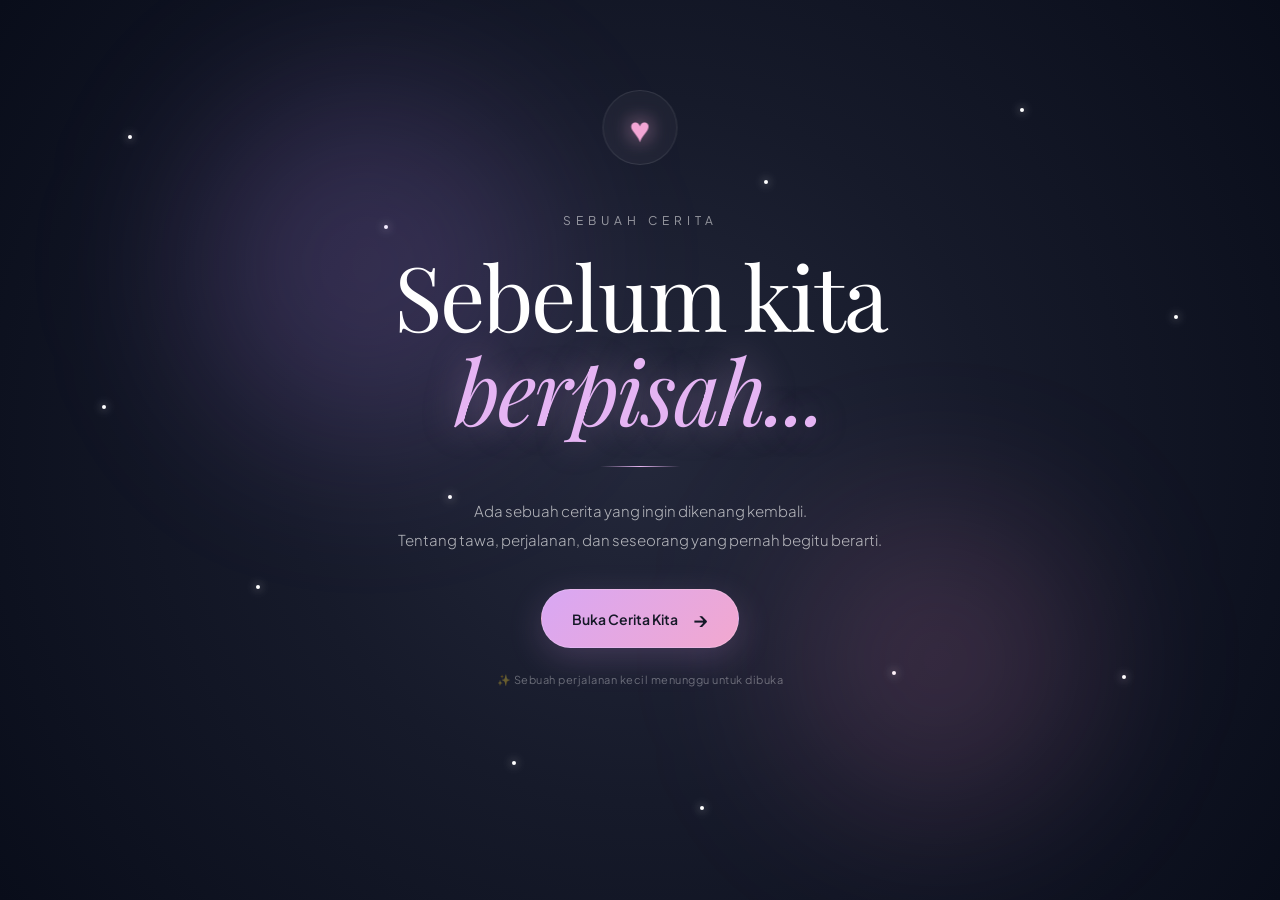
<file: index.html>
<!DOCTYPE html>
<html lang="id">
<head>
    <meta charset="UTF-8">
    <meta name="viewport" content="width=device-width, initial-scale=1.0">
    <title>Website Perpisahan</title>
</head>

<body>

    <script>
        window.location.href = "pembuka.html";
    </script>

</body>
</html>
</file>
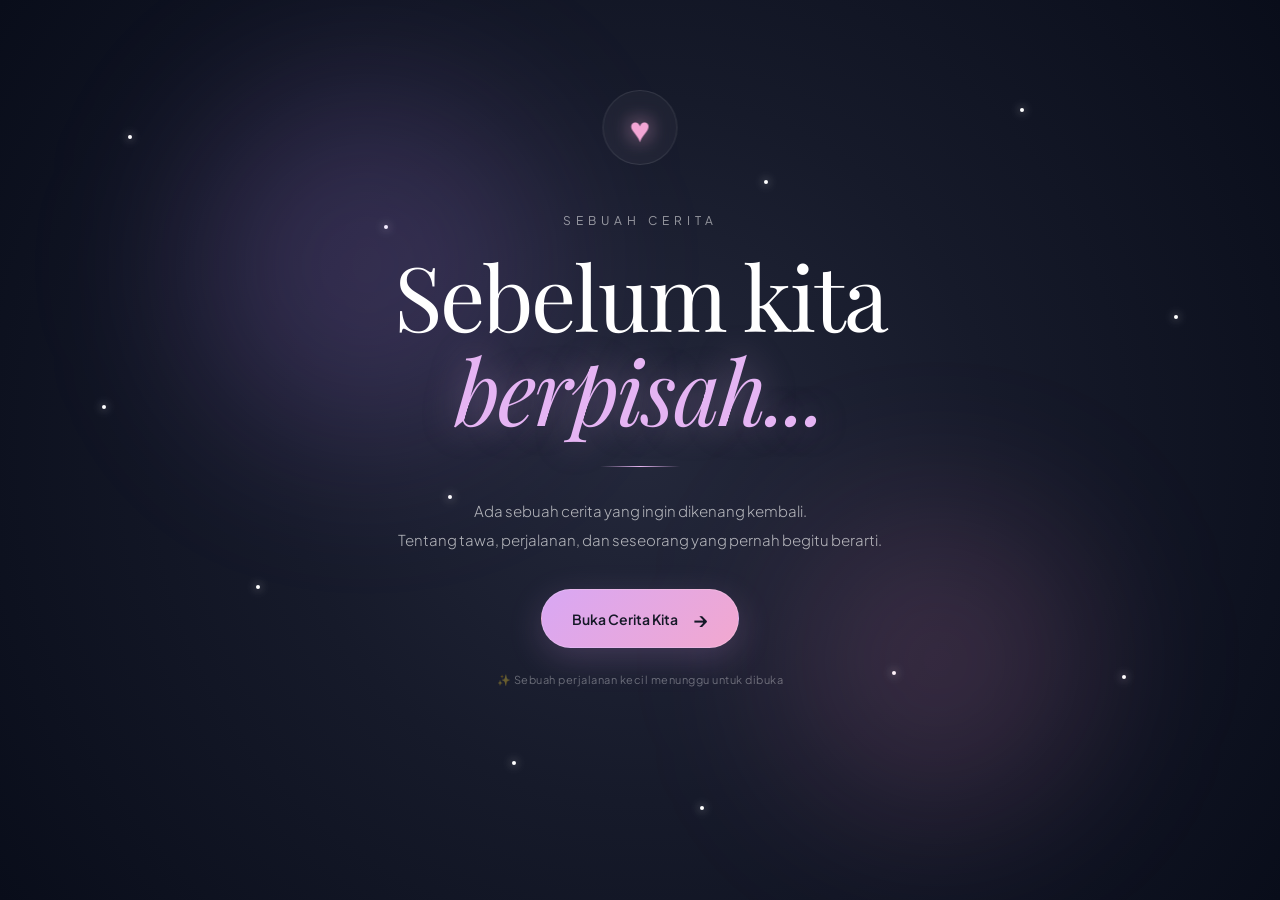
<file: pembuka.html>
<!DOCTYPE html>
<html lang="id">

<head>

    <meta charset="UTF-8">

    <meta
        name="viewport"
        content="width=device-width, initial-scale=1.0">

    <title>Sebuah Cerita</title>

    <!-- Google Fonts -->
    <link
        href="https://fonts.googleapis.com/css2?family=Playfair+Display:ital,wght@0,400;0,500;0,600;1,400&family=Plus+Jakarta+Sans:wght@300;400;500;600&display=swap"
        rel="stylesheet">

    <!-- CSS Pembuka -->
    <link
        rel="stylesheet"
        href="pembuka.css">

</head>


<body>


    <!-- =================================
         BACKGROUND PARTICLES
    ================================== -->

    <div class="particles">

        <span></span>
        <span></span>
        <span></span>
        <span></span>
        <span></span>
        <span></span>
        <span></span>
        <span></span>
        <span></span>
        <span></span>
        <span></span>
        <span></span>

    </div>


    <!-- =================================
         HALAMAN PEMBUKA
    ================================== -->

    <main class="opening-page">


        <!-- Cahaya belakang -->

        <div class="glow glow-one"></div>

        <div class="glow glow-two"></div>


        <!-- Simbol hati -->

        <div class="heart">

            <span>♥</span>

        </div>


        <!-- Teks -->

        <div class="opening-content">


            <p class="small-text">
                SEBUAH CERITA
            </p>


            <h1>

                Sebelum kita
                <br>

                <em>berpisah...</em>

            </h1>


            <div class="line"></div>


            <p class="description">

                Ada sebuah cerita yang ingin
                dikenang kembali.

                <br>

                Tentang tawa, perjalanan,
                dan seseorang yang pernah
                begitu berarti.

            </p>


            <!-- Tombol -->

            <button
                id="openStory"
                class="open-button">

                <span>
                    Buka Cerita Kita
                </span>

                <span class="arrow">
                    →
                </span>

            </button>


            <p class="hint">

                ✨ Sebuah perjalanan kecil
                menunggu untuk dibuka

            </p>


        </div>


    </main>


    <!-- JavaScript -->

    <script src="pembuka.js"></script>

</body>

</html>
</file>
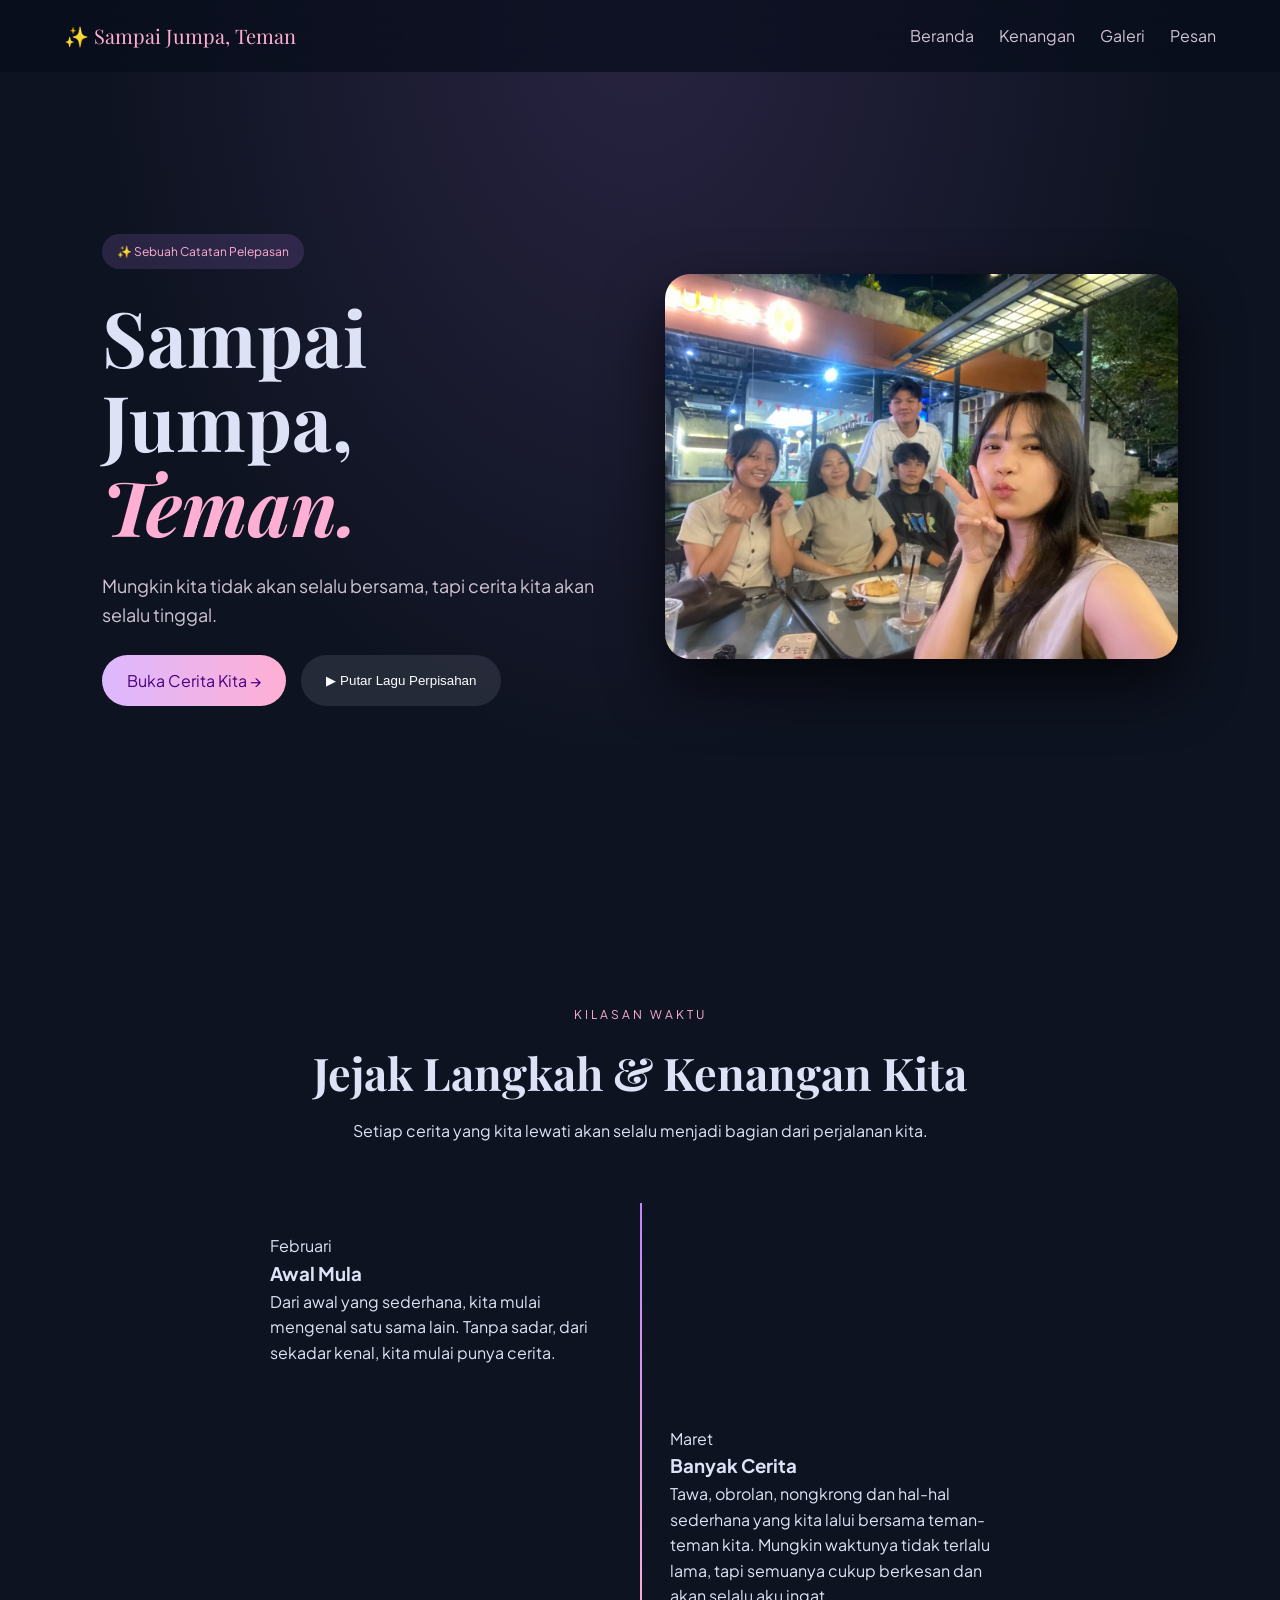
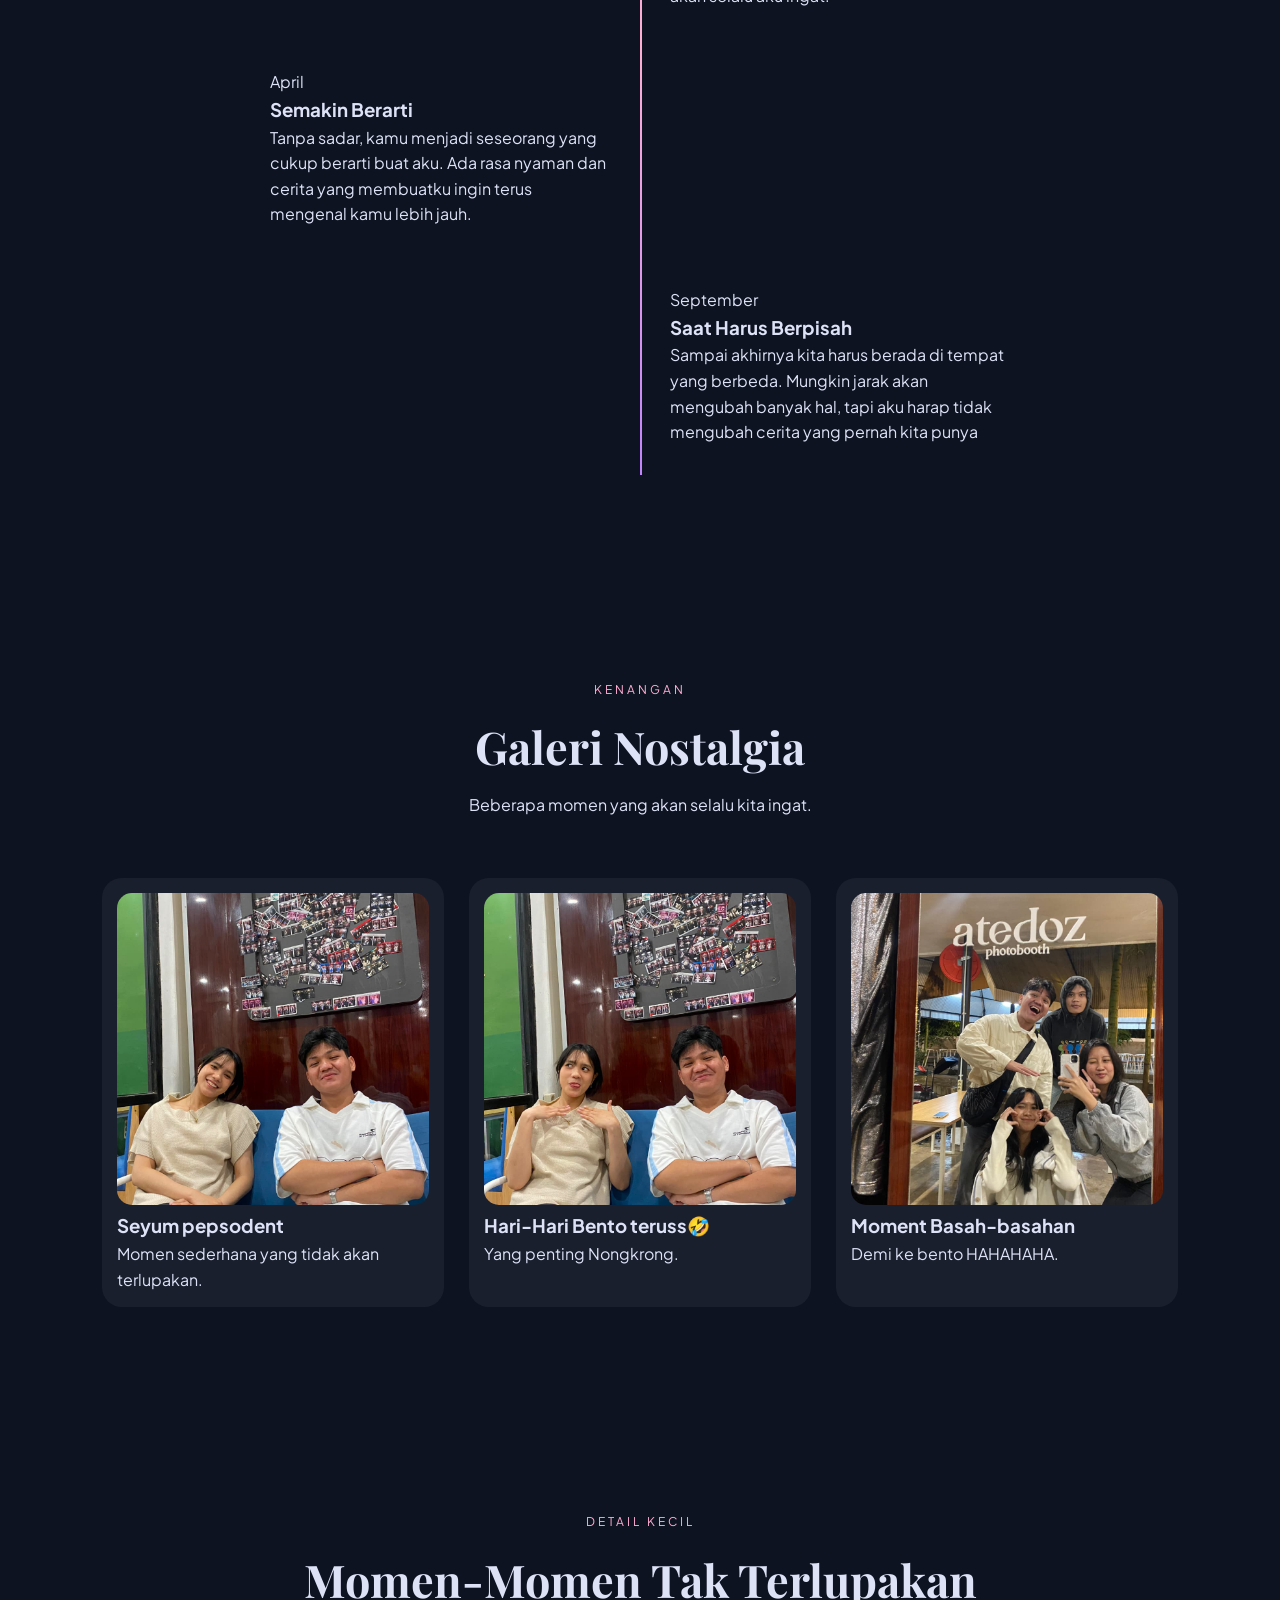
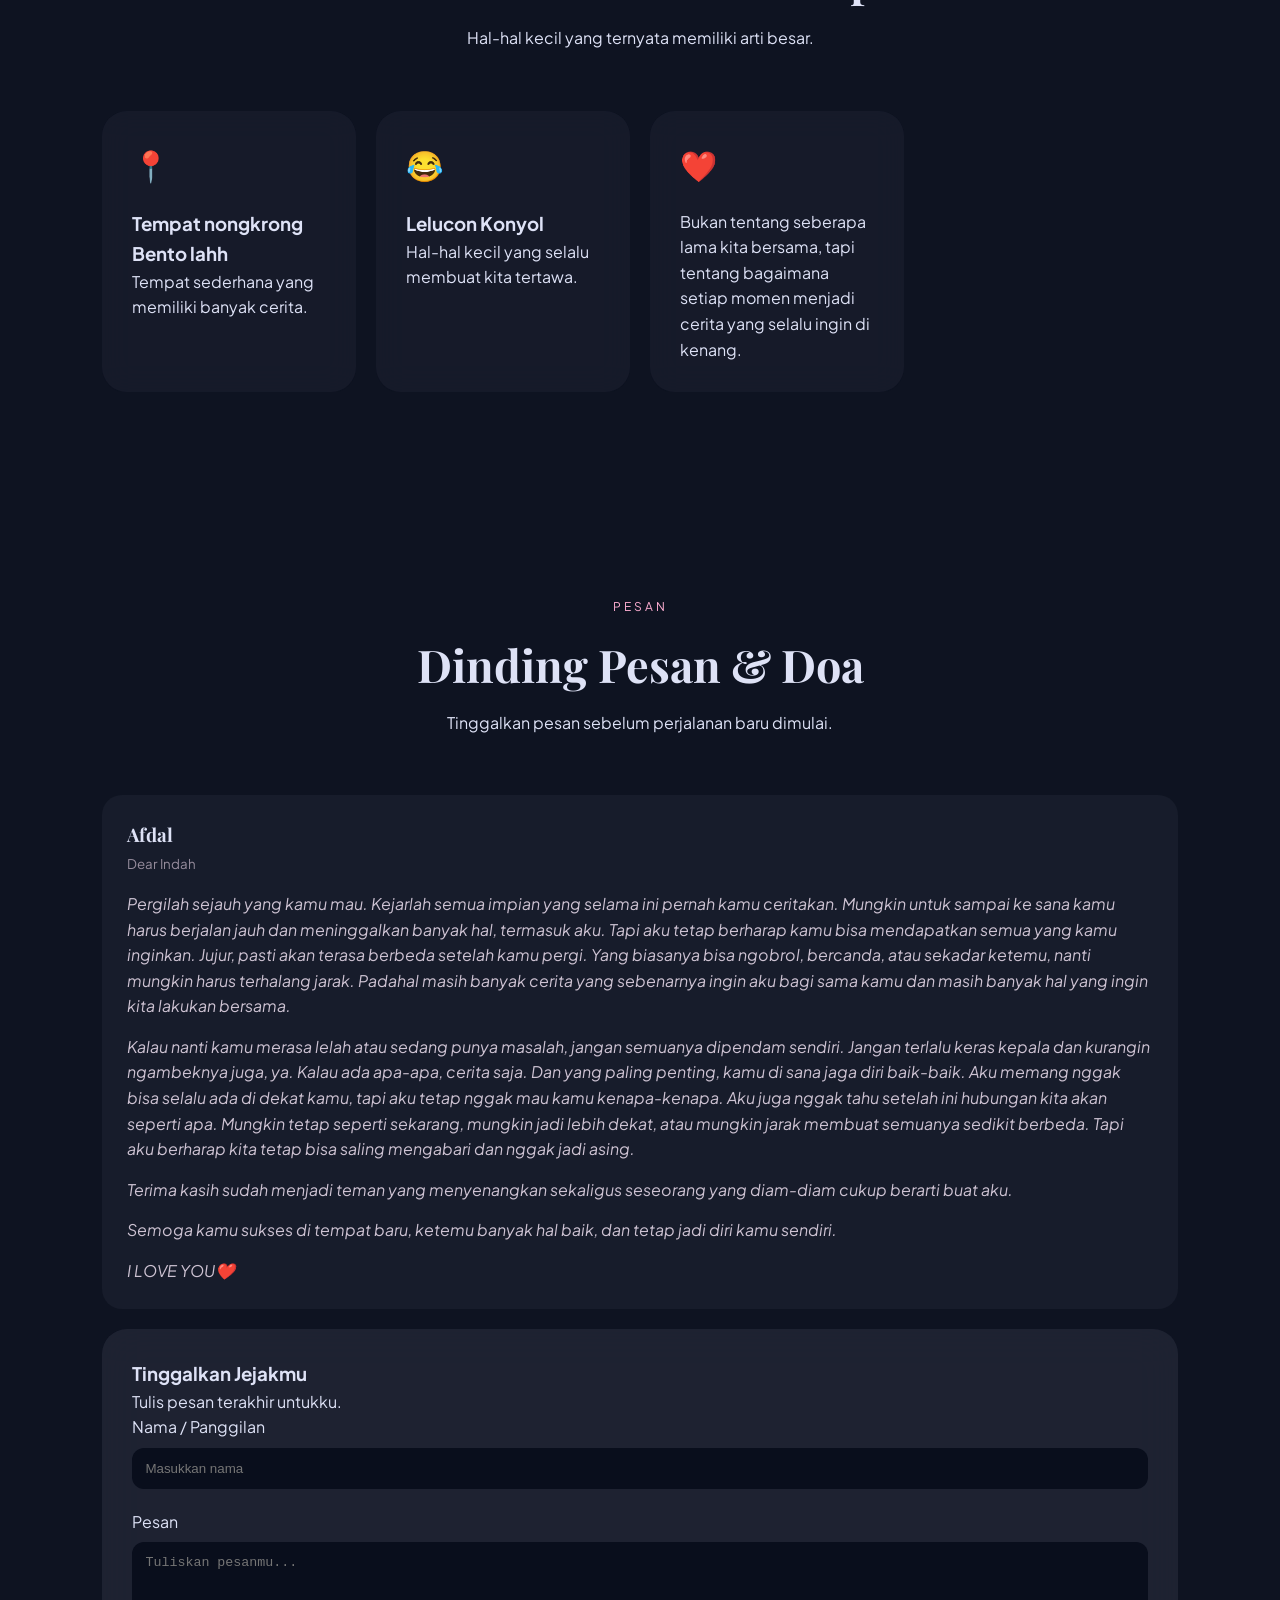
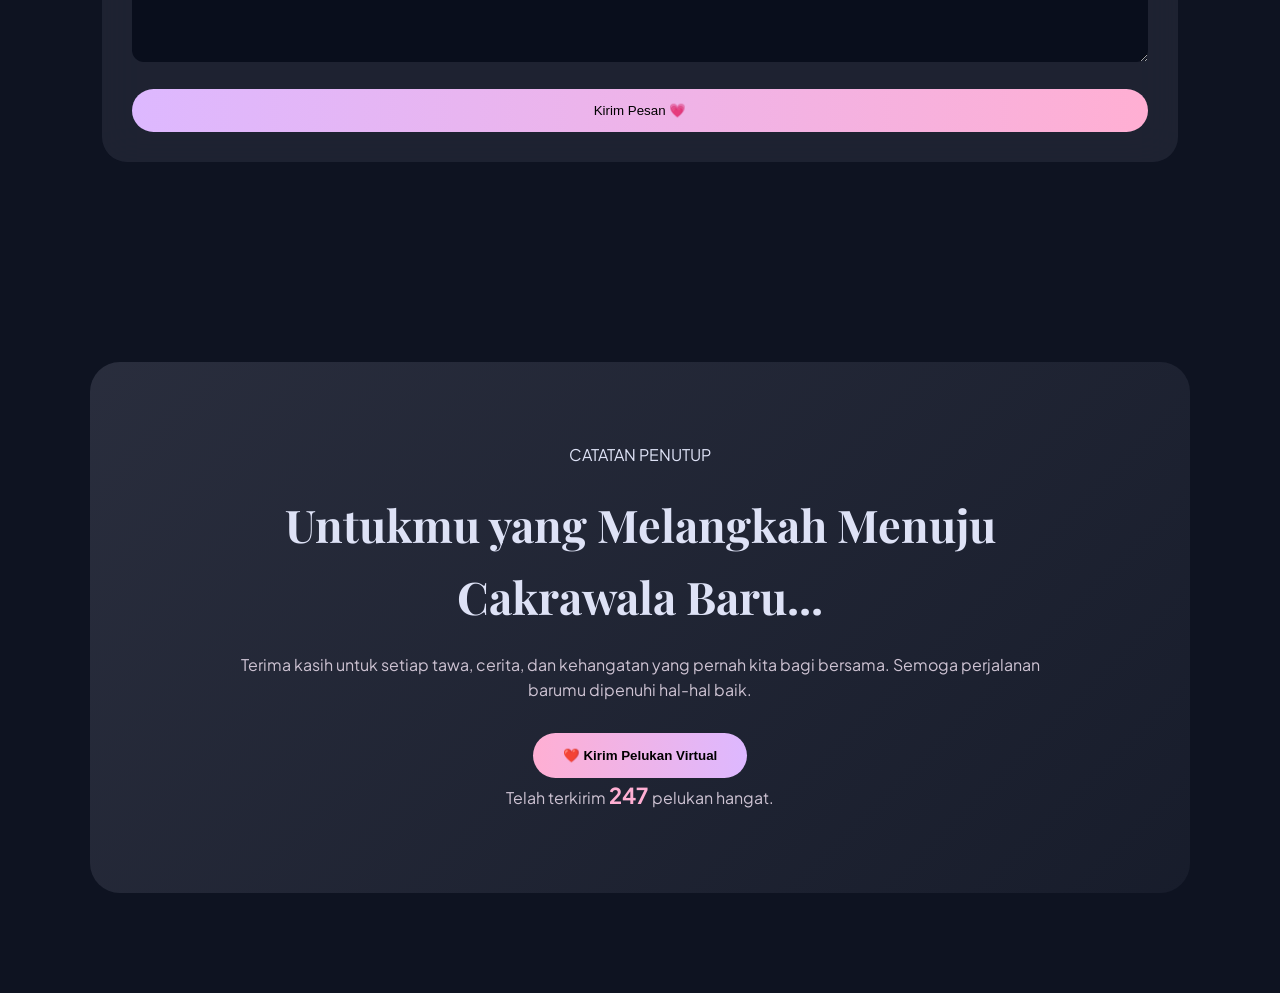
<file: Tampilan.html>
<!DOCTYPE html>
<html lang="id">

<head>
    <meta charset="UTF-8">

    <meta name="viewport"
        content="width=device-width, initial-scale=1.0">

    <title>Sampai Jumpa, Teman</title>

    <!-- Google Fonts -->
    <link
        href="https://fonts.googleapis.com/css2?family=Playfair+Display:ital,wght@0,400;0,500;0,600;1,400&family=Plus+Jakarta+Sans:wght@300;400;500;600&display=swap"
        rel="stylesheet">

    <!-- CSS -->
    <link rel="stylesheet" href="animasi.css">

</head>

<body>

    <!-- =========================
         HEADER
    ========================== -->

    <header>

        <div class="logo">
            ✨ Sampai Jumpa, Teman
        </div>

        <nav>

            <a href="#beranda">
                Beranda
            </a>

            <a href="#jejak-langkah">
                Kenangan
            </a>

            <a href="#galeri">
                Galeri
            </a>

            <a href="#pesan">
                Pesan
            </a>

        </nav>

    </header>


    <!-- =========================
         HERO
    ========================== -->

    <section id="beranda" class="hero">

        <div class="hero-text">

            <span class="badge">
                ✨ Sebuah Catatan Pelepasan
            </span>

            <h1>
                Sampai Jumpa,
                <span>Teman.</span>
            </h1>

            <p>
                Mungkin kita tidak akan selalu bersama,
                tapi cerita kita akan selalu tinggal.
            </p>

            <div class="hero-buttons">

                <a
                    href="#jejak-langkah"
                    class="btn-primary">

                    Buka Cerita Kita →

                </a>

                <button
                    id="audio-toggle-btn"
                    class="btn-secondary">

                    ▶ Putar Lagu Perpisahan

                </button>

            </div>

        </div>


        <div class="hero-image">

            <img
                src="foto1.jpg"
                alt="Kenangan bersama">

        </div>

    </section>


    <!-- =========================
         TIMELINE
    ========================== -->

    <section
        id="jejak-langkah"
        class="section">

        <div class="section-title">

            <span>
                KILASAN WAKTU
            </span>

            <h2>
                Jejak Langkah & Kenangan Kita
            </h2>

            <p>
                Setiap cerita yang kita lewati
                akan selalu menjadi bagian
                dari perjalanan kita.
            </p>

        </div>


        <div class="timeline">


            <div class="timeline-item">

                <span class="month">
                    Februari
                </span>

                <h3>
                    Awal Mula
                </h3>

                <p>
                     Dari awal yang sederhana,
                    kita mulai mengenal satu sama lain.
                    Tanpa sadar, dari sekadar kenal,
                    kita mulai punya cerita.
                </p>

            </div>


            <div class="timeline-item">

                <span class="month">
                    Maret
                </span>

                <h3>
                    Banyak Cerita
                </h3>

                <p>
                     Tawa, obrolan, nongkrong dan hal-hal sederhana
                     yang kita lalui bersama teman-teman kita. Mungkin waktunya
                    tidak terlalu lama, tapi semuanya cukup
                    berkesan dan akan selalu aku ingat.
                </p>

            </div>


            <div class="timeline-item">

                <span class="month">
                    April
                </span>

                <h3>
                    Semakin Berarti
                </h3>

                <p>
                    Tanpa sadar, kamu menjadi seseorang
                    yang cukup berarti buat aku. Ada rasa
                    nyaman dan cerita yang membuatku
                    ingin terus mengenal kamu lebih jauh.
                </p>

            </div>


            <div class="timeline-item">

                <span class="month">
                    September
                </span>

                <h3>
                    Saat Harus Berpisah
                </h3>

                <p>
                 Sampai akhirnya kita harus berada
                di tempat yang berbeda. Mungkin jarak
                akan mengubah banyak hal, tapi aku harap
                tidak mengubah cerita yang pernah kita punya

                </p>

            </div>


        </div>

    </section>


    <!-- =========================
         GALERI
    ========================== -->

    <section id="galeri" class="section reveal">

        <div class="section-title">

            <span>
                KENANGAN
            </span>

            <h2>
                Galeri Nostalgia
            </h2>

            <p>
                Beberapa momen yang akan selalu
                kita ingat.
            </p>

        </div>


        <div class="gallery">


            <div class="gallery-card">

                <img
                    src="image copy.png"
                    alt="Kenangan bersama">

                <h3>
                    Seyum pepsodent 
                </h3>

                <p>
                    Momen sederhana yang
                    tidak akan terlupakan.
                </p>

            </div>


            <div class="gallery-card">

                <img
                    src="image.png"
                    alt="Persahabatan">

                <h3>
                    Hari-Hari Bento teruss🤣
                </h3>

                <p>Yang penting Nongkrong.
                </p>

            </div>


            <div class="gallery-card">

                <img
                    src="foto2.jpg"
                    alt="Teman">

                <h3>
                    Moment Basah-basahan
                </h3>

                <p>
                    Demi ke bento HAHAHAHA.
                </p>

            </div>


        </div>

    </section>


    <!-- =========================
         MOMEN
    ========================== -->

    <section class="section reveal">

        <div class="section-title">

            <span>
                DETAIL KECIL
            </span>

            <h2>
                Momen-Momen Tak Terlupakan
            </h2>

            <p>
                Hal-hal kecil yang ternyata
                memiliki arti besar.
            </p>

        </div>


        <div class="cards">

            <div class="card">

                <div class="icon">
                    📍
                </div>

                <h3>
                    Tempat nongkrong Bento lahh
                </h3>

                <p>
                    Tempat sederhana yang
                    memiliki banyak cerita.
                </p>

            </div>


            <div class="card">

                <div class="icon">
                    😂
                </div>

                <h3>
                    Lelucon Konyol
                </h3>

                <p>
                    Hal-hal kecil yang selalu
                    membuat kita tertawa.
                </p>

            </div>


            <div class="card">

                <div class="icon">
                    ❤️
                </div>

                <h3>
                    
                </h3>

                <p>
                    Bukan tentang seberapa lama kita bersama,
                    tapi tentang bagaimana setiap momen menjadi cerita yang selalu ingin di kenang.
                </p>

            </div>


        </div>

    </section>


    <!-- =========================
         PESAN
    ========================== -->

    <section id="pesan" class="section reveal">

        <div class="section-title">

            <span>
                PESAN
            </span>

            <h2>
                Dinding Pesan & Doa
            </h2>

            <p>
                Tinggalkan pesan sebelum
                perjalanan baru dimulai.
            </p>

        </div>


        <div id="messages-container">


            <div class="message-card">

                <h3>
                    Afdal
                </h3>

                <small>
                    Dear Indah
                </small>

                <p>Pergilah sejauh yang kamu mau. Kejarlah semua impian yang selama ini pernah kamu ceritakan. Mungkin untuk sampai ke sana kamu harus berjalan jauh dan meninggalkan banyak hal, termasuk aku. Tapi aku tetap berharap kamu bisa mendapatkan semua yang kamu inginkan.
                     Jujur, pasti akan terasa berbeda setelah kamu pergi. Yang biasanya bisa ngobrol, bercanda, atau sekadar ketemu, nanti mungkin harus terhalang jarak. Padahal masih banyak cerita yang sebenarnya ingin aku bagi sama kamu dan masih banyak hal yang ingin kita lakukan bersama.</p>
                <p> Kalau nanti kamu merasa lelah atau sedang punya masalah, jangan semuanya dipendam sendiri. Jangan terlalu keras kepala dan kurangin ngambeknya juga, ya. Kalau ada apa-apa, cerita saja. Dan yang paling penting, kamu di sana jaga diri baik-baik. Aku memang nggak bisa selalu ada di dekat kamu, tapi aku tetap nggak mau kamu kenapa-kenapa.
                    Aku juga nggak tahu setelah ini hubungan kita akan seperti apa. Mungkin tetap seperti sekarang, mungkin jadi lebih dekat, atau mungkin jarak membuat semuanya sedikit berbeda. Tapi aku berharap kita tetap bisa saling mengabari dan nggak jadi asing.</p>
                <p>Terima kasih sudah menjadi teman yang menyenangkan sekaligus seseorang yang diam-diam cukup berarti buat aku.</p>
                   <p>Semoga kamu sukses di tempat baru, ketemu banyak hal baik, dan tetap jadi diri kamu sendiri.</p>

                <p>I LOVE YOU❤️</p>

                

            </div>


        </div>


        <!-- FORM -->

     <div class="message-form">

    <h3>
        Tinggalkan Jejakmu
    </h3>

    <p>
        Tulis pesan terakhir untukku.
    </p>

    <form id="farewell-form">

        <label for="author-name">
            Nama / Panggilan
        </label>

        <input
            type="text"
            id="author-name"
            placeholder="Masukkan nama"
            required
        >

        <label for="message-body">
            Pesan
        </label>

        <textarea
            id="message-body"
            placeholder="Tuliskan pesanmu..."
            required
        ></textarea>

        <button type="submit">
            Kirim Pesan 💗
        </button>

    </form>

    </div>
        

        </div>

    </section>


    <!-- =========================
         FINAL
    ========================== -->

  <section class="final-section reveal">

        <span>
            CATATAN PENUTUP
        </span>

        <h2>
            Untukmu yang Melangkah
            Menuju Cakrawala Baru...
        </h2>

        <p>
            Terima kasih untuk setiap tawa,
            cerita, dan kehangatan yang pernah
            kita bagi bersama.

            Semoga perjalanan barumu
            dipenuhi hal-hal baik.
        </p>


        <button id="virtual-hug-btn">

            ❤️ Kirim Pelukan Virtual

        </button>


        <p>

            Telah terkirim

            <span id="hug-counter">
                247
            </span>

            pelukan hangat.

        </p>

    </section>


    <!-- =========================
         AUDIO
    ========================== -->

    <audio
        id="farewell-audio"
        src="music.mp3">
    </audio>


    <!-- =========================
         JAVASCRIPT
    ========================== -->

    <script src="script.js"></script>

</body>

</html>
</file>
<file: pembuka.css>
/* ==========================================
   RESET
========================================== */

* {
    margin: 0;
    padding: 0;
    box-sizing: border-box;
}


html,
body {
    width: 100%;
    height: 100%;
}


body {

    font-family:
        "Plus Jakarta Sans",
        sans-serif;

    background:
        radial-gradient(
            circle at center,
            #24283b 0%,
            #161a2a 45%,
            #090d1a 100%
        );

    color: #ffffff;

    overflow: hidden;

}


/* ==========================================
   HALAMAN PEMBUKA
========================================== */

.opening-page {

    position: relative;

    width: 100%;
    height: 100vh;

    display: flex;

    justify-content: center;

    align-items: center;

    text-align: center;

    overflow: hidden;

}


/* ==========================================
   BACKGROUND GLOW
========================================== */

.glow {

    position: absolute;

    border-radius: 50%;

    filter: blur(80px);

    pointer-events: none;

}


.glow-one {

    width: 350px;
    height: 350px;

    background:
        rgba(190, 140, 255, 0.18);

    top: 10%;
    left: 15%;

    animation:
        glowMove 8s ease-in-out infinite;

}


.glow-two {

    width: 300px;
    height: 300px;

    background:
        rgba(255, 150, 210, 0.15);

    bottom: 10%;
    right: 15%;

    animation:
        glowMove 10s ease-in-out infinite reverse;

}


@keyframes glowMove {

    0% {
        transform: translate(0, 0);
    }

    50% {
        transform: translate(60px, -40px);
    }

    100% {
        transform: translate(0, 0);
    }

}


/* ==========================================
   PARTICLES / BINTANG
========================================== */

.particles {

    position: absolute;

    inset: 0;

    pointer-events: none;

}


.particles span {

    position: absolute;

    width: 4px;
    height: 4px;

    border-radius: 50%;

    background: #ffffff;

    box-shadow:
        0 0 10px rgba(255,255,255,0.8);

    animation:
        twinkle 3s ease-in-out infinite;

}


.particles span:nth-child(1) {
    top: 15%;
    left: 10%;
    animation-delay: 0s;
}

.particles span:nth-child(2) {
    top: 25%;
    left: 30%;
    animation-delay: 1s;
}

.particles span:nth-child(3) {
    top: 12%;
    right: 20%;
    animation-delay: 2s;
}

.particles span:nth-child(4) {
    top: 45%;
    left: 8%;
    animation-delay: 1.5s;
}

.particles span:nth-child(5) {
    top: 65%;
    left: 20%;
    animation-delay: .5s;
}

.particles span:nth-child(6) {
    top: 75%;
    right: 12%;
    animation-delay: 2.5s;
}

.particles span:nth-child(7) {
    top: 35%;
    right: 8%;
    animation-delay: 1.2s;
}

.particles span:nth-child(8) {
    bottom: 15%;
    left: 40%;
    animation-delay: .8s;
}

.particles span:nth-child(9) {
    top: 20%;
    right: 40%;
    animation-delay: 1.8s;
}

.particles span:nth-child(10) {
    bottom: 25%;
    right: 30%;
    animation-delay: 2.2s;
}

.particles span:nth-child(11) {
    top: 55%;
    left: 35%;
    animation-delay: .3s;
}

.particles span:nth-child(12) {
    bottom: 10%;
    right: 45%;
    animation-delay: 1.4s;
}


@keyframes twinkle {

    0%,
    100% {

        opacity: .2;

        transform: scale(.7);

    }

    50% {

        opacity: 1;

        transform: scale(1.5);

    }

}


/* ==========================================
   CONTENT
========================================== */

.opening-content {

    position: relative;

    z-index: 10;

    max-width: 750px;

    padding: 30px;

    animation:
        contentAppear 2s ease forwards;

}


@keyframes contentAppear {

    from {

        opacity: 0;

        transform:
            translateY(40px)
            scale(.96);

    }

    to {

        opacity: 1;

        transform:
            translateY(0)
            scale(1);

    }

}


/* ==========================================
   HEART
========================================== */

.heart {

    position: absolute;

    top: 10%;

    left: 50%;

    transform:
        translateX(-50%);

    width: 75px;
    height: 75px;

    display: flex;

    justify-content: center;

    align-items: center;

    border-radius: 50%;

    background:
        rgba(255,255,255,.04);

    border:
        1px solid
        rgba(255,255,255,.1);

    backdrop-filter: blur(10px);

    animation:
        heartFloat 4s ease-in-out infinite;

}


.heart span {

    font-size: 35px;

    color: #f3a6d5;

    text-shadow:
        0 0 20px
        rgba(243,166,213,.8);

    animation:
        heartBeat 2s ease-in-out infinite;

}


@keyframes heartFloat {

    0%,
    100% {

        transform:
            translateX(-50%)
            translateY(0);

    }

    50% {

        transform:
            translateX(-50%)
            translateY(-15px);

    }

}


@keyframes heartBeat {

    0%,
    100% {

        transform: scale(1);

    }

    50% {

        transform: scale(1.15);

    }

}


/* ==========================================
   SMALL TEXT
========================================== */

.small-text {

    font-size: 12px;

    letter-spacing: 5px;

    color:
        rgba(255,255,255,.55);

    margin-bottom: 20px;

}


/* ==========================================
   JUDUL
========================================== */

h1 {

    font-family:
        "Playfair Display",
        serif;

    font-size:
        clamp(48px, 7vw, 90px);

    font-weight: 400;

    line-height: 1.05;

    letter-spacing: -2px;

}


h1 em {

    color: #e5b4f3;

    text-shadow:
        0 0 35px
        rgba(229,180,243,.35);

}


/* ==========================================
   GARIS
========================================== */

.line {

    width: 80px;

    height: 1px;

    margin: 30px auto;

    background:
        linear-gradient(
            90deg,
            transparent,
            #e7b6f3,
            transparent
        );

}


/* ==========================================
   DESKRIPSI
========================================== */

.description {

    color:
        rgba(255,255,255,.65);

    font-size: 15px;

    line-height: 1.9;

    font-weight: 300;

}


/* ==========================================
   BUTTON
========================================== */

.open-button {

    margin-top: 35px;

    padding:
        16px 30px;

    border: 1px solid
        rgba(255,255,255,.18);

    border-radius: 50px;

    background:
        linear-gradient(
            135deg,
            #d8a7f4,
            #f2a8cf
        );

    color: #151827;

    font-family:
        "Plus Jakarta Sans",
        sans-serif;

    font-size: 14px;

    font-weight: 600;

    cursor: pointer;

    display: inline-flex;

    align-items: center;

    gap: 15px;

    transition:
        transform .3s ease,
        box-shadow .3s ease;

    box-shadow:
        0 10px 35px
        rgba(220,160,240,.2);

}


.open-button:hover {

    transform:
        translateY(-5px)
        scale(1.03);

    box-shadow:
        0 15px 45px
        rgba(220,160,240,.35);

}


.open-button:active {

    transform:
        scale(.96);

}


.arrow {

    font-size: 20px;

    transition:
        transform .3s ease;

}


.open-button:hover .arrow {

    transform:
        translateX(5px);

}


/* ==========================================
   HINT
========================================== */

.hint {

    margin-top: 25px;

    font-size: 11px;

    color:
        rgba(255,255,255,.35);

    letter-spacing: .5px;

}


/* ==========================================
   SAAT PINDAH HALAMAN
========================================== */

body.exit {

    animation:
        pageExit 1s ease forwards;

}


@keyframes pageExit {

    to {

        opacity: 0;

        transform:
            scale(1.05);

        filter: blur(8px);

    }

}


/* ==========================================
   RESPONSIVE
========================================== */

@media (max-width: 600px) {

    .opening-content {

        padding: 25px;

    }

    h1 {

        font-size: 48px;

    }

    .description {

        font-size: 14px;

    }

    .heart {

        top: 7%;

    }

}
</file>
<file: animasi.css>
/* =========================================
   ANIMASI PEMBUKA WEBSITE
========================================= */

body {
    animation: pageOpen 1.5s ease;
}

@keyframes pageOpen {
    from {
        opacity: 0;
        transform: scale(1.02);
    }

    to {
        opacity: 1;
        transform: scale(1);
    }
}
/* =========================================
   HERO ANIMATION
========================================= */

.hero-text {
    animation: heroText 1.2s ease-out;
}

.hero-image {
    animation: heroImage 1.5s ease-out;
}


@keyframes heroText {

    from {
        opacity: 0;
        transform: translateX(-60px);
    }

    to {
        opacity: 1;
        transform: translateX(0);
    }

}


@keyframes heroImage {

    from {
        opacity: 0;
        transform: translateX(60px) scale(0.95);
    }

    to {
        opacity: 1;
        transform: translateX(0) scale(1);
    }

}
/* =========================================
   BUTTON ANIMATION
========================================= */

.btn-primary,
.btn-secondary,
#virtual-hug-btn,
.message-form button {

    transition:
        transform 0.3s ease,
        box-shadow 0.3s ease;

}


.btn-primary:hover,
.btn-secondary:hover,
#virtual-hug-btn:hover,
.message-form button:hover {

    transform: translateY(-5px);

    box-shadow:
        0 10px 30px rgba(255, 175, 211, 0.25);

}


.btn-primary:active,
.btn-secondary:active,
#virtual-hug-btn:active,
.message-form button:active {

    transform: scale(0.95);

}
/* =========================================
   FOTO ANIMATION
========================================= */

.gallery-card img,
.hero-image img {

    transition:
        transform 0.6s ease,
        filter 0.6s ease;

}


.gallery-card:hover img {

    transform: scale(1.06);

    filter: brightness(1.1);

}


.hero-image img:hover {

    transform: scale(1.03);

}
/* =========================================
   CARD ANIMATION
========================================= */

.card,
.gallery-card,
.message-card {

    transition:
        transform 0.4s ease,
        box-shadow 0.4s ease;

}


.card:hover,
.gallery-card:hover,
.message-card:hover {

    transform: translateY(-10px);

    box-shadow:
        0 20px 40px rgba(192, 132, 252, 0.18);

}
/* =========================================
   SCROLL REVEAL
========================================= */

.reveal {

    opacity: 0;

    transform: translateY(60px);

    transition:
        opacity 1s ease,
        transform 1s ease;

}


.reveal.active {

    opacity: 1;

    transform: translateY(0);

}
/* =========================================
   HEART ANIMATION
========================================= */

.floating-heart {

    position: fixed;

    pointer-events: none;

    font-size: 25px;

    z-index: 9999;

    animation:
        heartFloat 1.5s ease-out forwards;

}


@keyframes heartFloat {

    0% {

        opacity: 1;

        transform:
            translateY(0)
            scale(1);

    }

    100% {

        opacity: 0;

        transform:
            translateY(-150px)
            scale(1.8);

    }

}
.hero h1 span {

    animation:
        softGlow 3s ease-in-out infinite;

}


@keyframes softGlow {

    0% {

        text-shadow:
            0 0 5px
            rgba(255, 175, 211, 0.2);

    }

    50% {

        text-shadow:
            0 0 25px
            rgba(255, 175, 211, 0.7);

    }

    100% {

        text-shadow:
            0 0 5px
            rgba(255, 175, 211, 0.2);

    }

}
/* =========================
   RESET
========================= */

* {
    margin: 0;
    padding: 0;
    box-sizing: border-box;
}

html {
    scroll-behavior: smooth;
}

body {
    font-family: "Plus Jakarta Sans", sans-serif;
    background: #0e1321;
    color: #dee2f6;
    line-height: 1.6;
}


/* =========================
   HEADER
========================= */

header {
    position: fixed;
    top: 0;
    width: 100%;
    z-index: 1000;

    display: flex;
    justify-content: space-between;
    align-items: center;

    padding: 20px 5%;

    background: rgba(9, 14, 28, 0.75);
    backdrop-filter: blur(20px);
}

.logo {
    font-family: "Playfair Display", serif;
    font-size: 20px;
    color: #ffafd3;
}

nav {
    display: flex;
    gap: 25px;
}

nav a {
    color: #cec3d3;
    text-decoration: none;
    transition: 0.3s;
}

nav a:hover {
    color: #ffafd3;
}


/* =========================
   HERO
========================= */

.hero {
    min-height: 100vh;

    display: grid;
    grid-template-columns: 1fr 1fr;

    align-items: center;

    gap: 50px;

    padding: 120px 8% 80px;

    background:
        radial-gradient(
            ellipse at top,
            rgba(192, 132, 252, 0.15),
            transparent 60%
        );
}

.hero-text {
    display: flex;
    flex-direction: column;
    gap: 25px;
}

.badge {
    display: inline-block;

    width: fit-content;

    padding: 8px 15px;

    border-radius: 50px;

    background: rgba(192, 132, 252, 0.15);

    color: #ffafd3;

    font-size: 12px;
}

.hero h1 {
    font-family: "Playfair Display", serif;

    font-size: clamp(45px, 6vw, 80px);

    line-height: 1.1;
}

.hero h1 span {
    color: #ffafd3;

    font-style: italic;
}

.hero p {
    color: #cec3d3;

    font-size: 18px;

    max-width: 550px;
}


/* =========================
   BUTTON
========================= */

.hero-buttons {
    display: flex;

    gap: 15px;

    flex-wrap: wrap;
}

.btn-primary,
.btn-secondary {
    padding: 13px 25px;

    border-radius: 50px;

    border: none;

    cursor: pointer;

    text-decoration: none;

    transition: 0.3s;
}

.btn-primary {
    background:
        linear-gradient(
            90deg,
            #ddb8ff,
            #ffafd3
        );

    color: #490081;
}

.btn-secondary {
    background: rgba(48, 52, 68, 0.7);

    color: white;
}

.btn-primary:hover,
.btn-secondary:hover {
    transform: translateY(-3px);
}


/* =========================
   HERO IMAGE
========================= */

.hero-image img {
    width: 100%;

    border-radius: 25px;

    box-shadow:
        0 25px 60px rgba(0, 0, 0, 0.7);

    transition: 0.5s;
}

.hero-image img:hover {
    transform: scale(1.03);
}


/* =========================
   SECTION
========================= */

.section {
    max-width: 1300px;

    margin: auto;

    padding: 100px 8%;
}

.section-title {
    text-align: center;

    max-width: 700px;

    margin: 0 auto 60px;
}

.section-title span {
    color: #ffafd3;

    text-transform: uppercase;

    letter-spacing: 3px;

    font-size: 12px;
}

.section-title h2 {
    font-family: "Playfair Display", serif;

    font-size: 45px;

    margin: 10px 0;
}


/* =========================
   TIMELINE
========================= */

.timeline {
    max-width: 800px;

    margin: auto;

    position: relative;
}

.timeline::before {
    content: "";

    position: absolute;

    left: 50%;

    top: 0;
    bottom: 0;

    width: 2px;

    background:
        linear-gradient(
            #c084fc,
            #ffafd3,
            #c084fc
        );
}

.timeline-item {
    width: 50%;

    padding: 30px;

    position: relative;
}

.timeline-item:nth-child(even) {
    margin-left: 50%;
}

.year {
    color: #ffafd3;

    font-weight: bold;
}


/* =========================
   GALLERY
========================= */

.gallery {
    display: grid;

    grid-template-columns:
        repeat(3, 1fr);

    gap: 25px;
}

.gallery-card {
    background: #1a1f2e;

    padding: 15px;

    border-radius: 20px;

    transition: 0.3s;
}

.gallery-card:hover {
    transform: translateY(-8px);
}

.gallery-card img {
    width: 100%;

    aspect-ratio: 1;

    object-fit: cover;

    border-radius: 15px;
}


/* =========================
   CARDS
========================= */

.cards {
    display: grid;

    grid-template-columns:
        repeat(4, 1fr);

    gap: 20px;
}

.card {
    padding: 30px;

    border-radius: 25px;

    background:
        rgba(26, 31, 46, 0.7);

    backdrop-filter: blur(15px);

    transition: 0.3s;
}

.card:hover {
    transform: translateY(-8px);

    box-shadow:
        0 15px 35px
        rgba(192, 132, 252, 0.2);
}

.icon {
    font-size: 30px;

    margin-bottom: 20px;
}


/* =========================
   MESSAGE
========================= */

.message-section {
    display: grid;

    grid-template-columns:
        1.3fr 1fr;

    gap: 50px;
}

.message-card {
    padding: 25px;

    margin-bottom: 20px;

    border-radius: 20px;

    background:
        rgba(26, 31, 46, 0.8);
}

.message-card h3 {
    font-family:
        "Playfair Display", serif;
}

.message-card small {
    color: #978d9d;
}

.message-card p {
    margin-top: 15px;

    font-style: italic;

    color: #cec3d3;
}


/* =========================
   FORM
========================= */

.message-form {
    padding: 30px;

    border-radius: 25px;

    background:
        rgba(37, 42, 57, 0.7);

    backdrop-filter: blur(20px);
}

.message-form input,
.message-form textarea {
    width: 100%;

    padding: 13px;

    margin: 8px 0 20px;

    border: none;

    border-radius: 12px;

    background: #090e1c;

    color: white;

    outline: none;
}

.message-form textarea {
    min-height: 120px;

    resize: vertical;
}

.message-form button {
    width: 100%;

    padding: 14px;

    border: none;

    border-radius: 50px;

    background:
        linear-gradient(
            90deg,
            #ddb8ff,
            #ffafd3
        );

    cursor: pointer;
}


/* =========================
   FINAL SECTION
========================= */

.final-section {
    max-width: 1100px;

    margin: 100px auto;

    padding: 80px 8%;

    text-align: center;

    border-radius: 30px;

    background:
        linear-gradient(
            135deg,
            rgba(48, 52, 68, 0.8),
            rgba(26, 31, 46, 0.8)
        );
}

.final-section h2 {
    font-family:
        "Playfair Display", serif;

    font-size: 45px;

    margin: 20px 0;
}

.final-section p {
    color: #cec3d3;

    max-width: 800px;

    margin: auto;
}

#virtual-hug-btn {
    margin-top: 30px;

    padding: 15px 30px;

    border: none;

    border-radius: 50px;

    background:
        linear-gradient(
            90deg,
            #ffafd3,
            #ddb8ff
        );

    cursor: pointer;

    font-weight: bold;

    transition: 0.3s;
}

#virtual-hug-btn:hover {
    transform: scale(1.05);
}

#hug-counter {
    color: #ffafd3;

    font-size: 22px;

    font-weight: bold;
}


/* =========================
   HIDDEN
========================= */

.hidden {
    display: none;
}


/* =========================
   RESPONSIVE
========================= */

@media (max-width: 900px) {

    nav {
        display: none;
    }

    .hero {
        grid-template-columns: 1fr;
    }

    .gallery {
        grid-template-columns: 1fr 1fr;
    }

    .cards {
        grid-template-columns: 1fr 1fr;
    }

    .message-section {
        grid-template-columns: 1fr;
    }

    .timeline::before {
        left: 10px;
    }

    .timeline-item {
        width: 100%;

        padding-left: 35px;
    }

    .timeline-item:nth-child(even) {
        margin-left: 0;
    }
}


@media (max-width: 600px) {

    .gallery,
    .cards {
        grid-template-columns: 1fr;
    }

    .hero h1 {
        font-size: 45px;
    }

    .section-title h2,
    .final-section h2 {
        font-size: 32px;
    }
}
</file>
